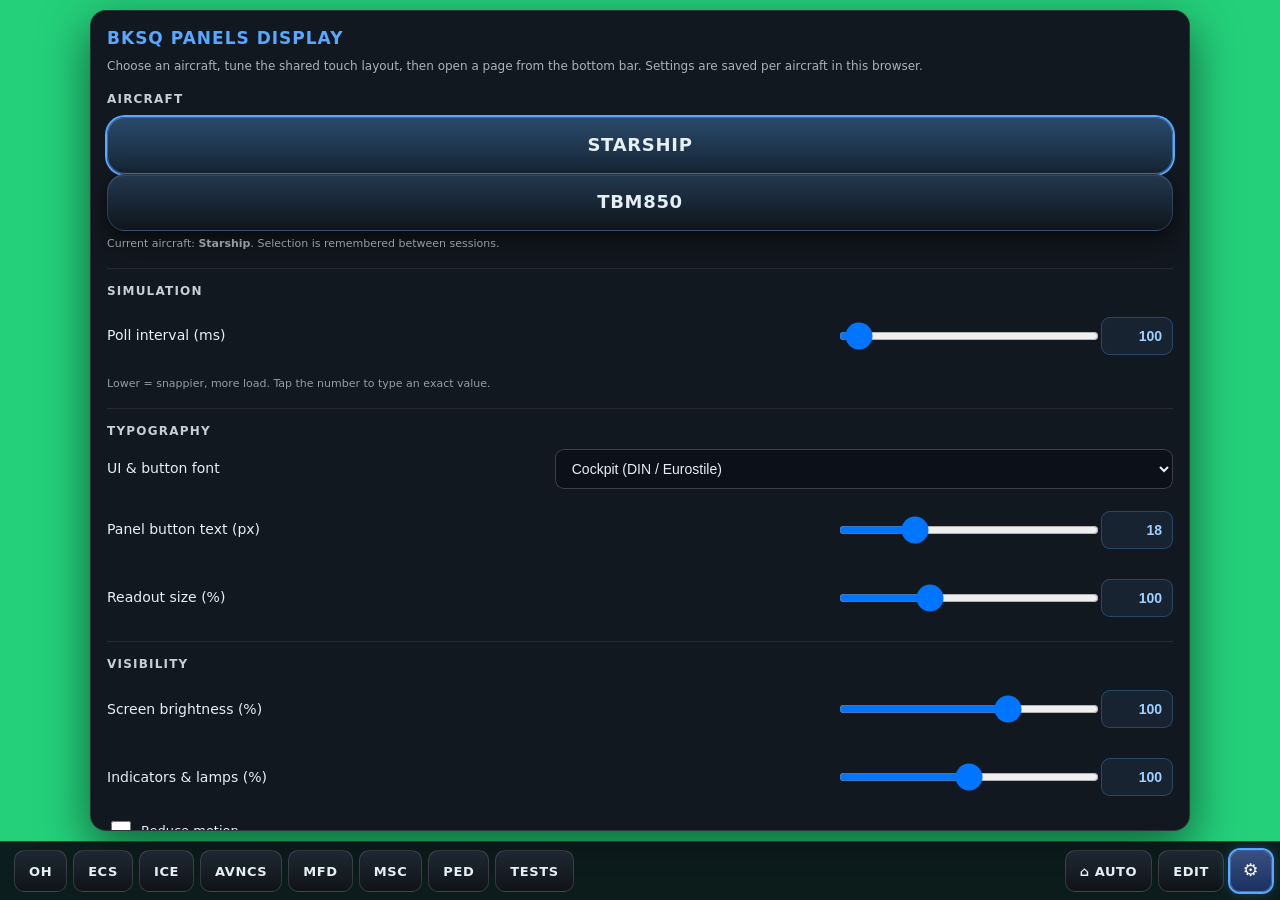
<file: index.html>
<!DOCTYPE html>
<html lang="en" class="ssp-settings-open">
<head>
  <meta charset="utf-8" />
  <meta name="viewport" content="width=device-width, initial-scale=1, viewport-fit=cover, user-scalable=no" />
  <meta name="apple-mobile-web-app-capable" content="yes" />
  <meta name="apple-mobile-web-app-status-bar-style" content="black-translucent" />
  <meta name="theme-color" content="#0b0f12" />
  <title>BKSQ Panels</title>
  <link rel="stylesheet" href="common/common.css" />
  <script>
    (function () {
      var LAST_AC_KEY = 'bksq-panels-last-aircraft';
      var m = window.location.search.match(/[?&]aircraft=([^&]+)/);
      var id = m ? decodeURIComponent(m[1]) : null;
      if (id !== 'starship' && id !== 'tbm850') {
        try { id = localStorage.getItem(LAST_AC_KEY); } catch (e) {}
      }
      if (id !== 'starship' && id !== 'tbm850') id = 'starship';
      try { localStorage.setItem(LAST_AC_KEY, id); } catch (e) {}
      window.BKSQ_SELECTED_AIRCRAFT = id;
      document.write('<script src="aircraft/' + id + '/aircraft.js"><\/script>');
    })();
  </script>
  <script src="common/panel-settings.js"></script>
</head>
<body class="ssp-index-hub">
  <div class="settings-overlay on" id="settingsOverlay" role="presentation">
    <div class="settings-scroll">
      <div class="settings-panel" id="settingsPanel" role="dialog" aria-modal="true" aria-labelledby="settingsTitle">
        <h2 id="settingsTitle">BKSQ panels display</h2>
        <p class="settings-note">Choose an aircraft, tune the shared touch layout, then open a page from the bottom bar. Settings are saved per aircraft in this browser.</p>

        <div class="settings-section" style="margin-top:0;padding-top:0;border-top:none">
          <h3 style="margin-top:0">Aircraft</h3>
          <div class="settings-actions" style="margin-top:0">
            <a id="acBtn_starship" class="btn g-instr" href="index.html?aircraft=starship#settings" style="height:auto;min-height:48px;text-decoration:none">Starship</a>
            <a id="acBtn_tbm850"  class="btn g-instr" href="index.html?aircraft=tbm850#settings"  style="height:auto;min-height:48px;text-decoration:none">TBM850</a>
          </div>
          <script>
            (function () {
              var id = window.BKSQ_SELECTED_AIRCRAFT || 'starship';
              var btn = document.getElementById('acBtn_' + id);
              if (btn) { btn.classList.add('active'); btn.setAttribute('aria-current', 'page'); }
            })();
          </script>
          <p class="settings-hint">Current aircraft: <strong id="acCurrentLabel"></strong>. Selection is remembered between sessions.</p>
          <script>
            (function () {
              var labels = { starship: 'Starship', tbm850: 'TBM850' };
              var el = document.getElementById('acCurrentLabel');
              if (el) el.textContent = labels[window.BKSQ_SELECTED_AIRCRAFT] || window.BKSQ_SELECTED_AIRCRAFT;
            })();
          </script>
        </div>

        <div class="settings-section">
          <h3>Simulation</h3>
          <div class="settings-row"><label for="rngPollMs">Poll interval (ms)</label><input type="range" id="rngPollMs" min="50" max="2000" step="50" /><input type="number" id="numPollMs" class="settings-num" min="50" max="2000" step="50" inputmode="numeric" pattern="[0-9]*" aria-label="Poll interval ms exact" /></div>
          <p class="settings-hint">Lower = snappier, more load. Tap the number to type an exact value.</p>
        </div>

        <div class="settings-section">
          <h3>Typography</h3>
          <div class="settings-row"><label for="selUiFont">UI &amp; button font</label><select id="selUiFont" aria-label="UI font preset">
            <option value="0">Cockpit (DIN / Eurostile)</option>
            <option value="1">System UI</option>
            <option value="2">Segoe / Roboto</option>
            <option value="3">Monospace</option>
            <option value="4">Serif</option>
            <option value="5">Arial / Helvetica</option>
          </select></div>
          <div class="settings-row"><label for="rngPanelFont">Panel button text (px)</label><input type="range" id="rngPanelFont" min="10" max="40" step="1" /><input type="number" id="numPanelFont" class="settings-num" min="10" max="40" step="1" inputmode="numeric" pattern="[0-9]*" aria-label="Panel button text px exact" /></div>
          <div class="settings-row"><label for="rngGaugeVal">Readout size (%)</label><input type="range" id="rngGaugeVal" min="85" max="130" step="1" /><input type="number" id="numGaugeVal" class="settings-num" min="85" max="130" step="1" inputmode="numeric" pattern="[0-9]*" aria-label="Readout size percent exact" /></div>
        </div>

        <div class="settings-section">
          <h3>Visibility</h3>
          <div class="settings-row"><label for="rngBright">Screen brightness (%)</label><input type="range" id="rngBright" min="70" max="115" step="1" /><input type="number" id="numBright" class="settings-num" min="70" max="115" step="1" inputmode="numeric" pattern="[0-9]*" aria-label="Screen brightness percent exact" /></div>
          <div class="settings-row"><label for="rngDotScale">Indicators &amp; lamps (%)</label><input type="range" id="rngDotScale" min="70" max="130" step="1" /><input type="number" id="numDotScale" class="settings-num" min="70" max="130" step="1" inputmode="numeric" pattern="[0-9]*" aria-label="Indicators and lamps percent exact" /></div>
          <div class="settings-row settings-checkrow"><label class="settings-checklab" for="chkReduceMotion"><input type="checkbox" id="chkReduceMotion" />Reduce motion</label></div>
          <div class="settings-row settings-checkrow"><label class="settings-checklab" for="chkTouchFlash"><input type="checkbox" id="chkTouchFlash" />Blue touch ring on press</label></div>
          <div class="settings-row settings-checkrow"><label class="settings-checklab" for="chkPanelScrollable"><input type="checkbox" id="chkPanelScrollable" />Scrollable panel pages</label></div>
        </div>

        <div class="settings-section">
          <h3>Bottom nav - pages</h3>
          <p class="settings-hint" style="margin-bottom:10px">Uncheck to hide tabs in the real bottom bar. Settings remains available.</p>
          <div class="settings-checks" id="navPageChecks"></div>
        </div>

        <div class="settings-section">
          <h3>Auto-home</h3>
          <div class="settings-row"><label for="selAutoHomePage">Home page</label><select id="selAutoHomePage" aria-label="Auto-home page"></select></div>
          <div class="settings-row"><label for="rngAutoHomeIdle">Return after idle (s)</label><input type="range" id="rngAutoHomeIdle" min="5" max="300" step="5" /><input type="number" id="numAutoHomeIdle" class="settings-num" min="5" max="300" step="5" inputmode="numeric" pattern="[0-9]*" aria-label="Auto-home idle seconds exact" /></div>
          <p class="settings-hint">When a home page is set, any other panel page goes back to it after this many seconds without a touch. The &#8962; button in the bottom bar of a panel page sets that page as home (tap again to turn off).</p>
        </div>

        <div class="settings-section">
          <h3>Grid &amp; bar size</h3>
          <div class="settings-row"><label for="rngGridRow">Grid cell min height (px)</label><input type="range" id="rngGridRow" min="56" max="220" step="4" /><input type="number" id="numGridRow" class="settings-num" min="56" max="220" step="4" inputmode="numeric" pattern="[0-9]*" aria-label="Grid cell min height px exact" /></div>
          <div class="settings-row"><label for="rngGridGapY">Grid row gap (px)</label><input type="range" id="rngGridGapY" min="4" max="32" step="1" /><input type="number" id="numGridGapY" class="settings-num" min="4" max="32" step="1" inputmode="numeric" pattern="[0-9]*" aria-label="Grid row gap px exact" /></div>
          <div class="settings-row"><label for="rngGridGapX">Grid column gap (px)</label><input type="range" id="rngGridGapX" min="4" max="32" step="1" /><input type="number" id="numGridGapX" class="settings-num" min="4" max="32" step="1" inputmode="numeric" pattern="[0-9]*" aria-label="Grid column gap px exact" /></div>
          <div class="settings-row"><label for="selRowAlign">Short panel alignment</label><select id="selRowAlign" aria-label="Short panel alignment"><option value="top">Top</option><option value="center">Center</option><option value="bottom">Bottom</option></select></div>
          <p class="settings-hint">When a panel is shorter than the page, choose where the occupied rows sit vertically.</p>
          <div class="settings-row"><label for="rngNavFont">Bottom nav text (px)</label><input type="range" id="rngNavFont" min="10" max="22" step="1" /><input type="number" id="numNavFont" class="settings-num" min="10" max="22" step="1" inputmode="numeric" pattern="[0-9]*" aria-label="Bottom nav text px exact" /></div>
          <div class="settings-row"><label for="rngNavH">Bottom nav min height (px)</label><input type="range" id="rngNavH" min="32" max="64" step="1" /><input type="number" id="numNavH" class="settings-num" min="32" max="64" step="1" inputmode="numeric" pattern="[0-9]*" aria-label="Bottom nav min height px exact" /></div>
        </div>

        <div class="settings-section">
          <h3>Live preview</h3>
          <div class="settings-preview-box" style="margin-top:0">
            <p class="settings-preview-cap">Shared panel grid</p>
            <div class="grid-wrap">
              <div id="settingsPreviewGrid" class="grid" aria-hidden="true">
                <span class="btn g-lts-int"><span class="indicator on"></span>LIGHTS</span>
                <span class="btn g-elec">GEN 1</span>
                <span class="btn g-bleed">BLEED</span>
                <span class="btn g-fuel dual"><span class="hdr">FUEL SEL</span><span class="row"><span>AUTO</span><span class="lamp on"></span></span><span class="row"><span>MAN</span><span class="lamp"></span></span></span>
                <span class="btn g-ap">FD</span>
                <span class="btn g-wxr">WXR</span>
                <span class="btn g-xpdr">ALT</span>
                <span class="btn g-test-warn">TEST</span>
              </div>
            </div>
          </div>
        </div>

        <div class="settings-actions">
          <button type="button" class="primary" id="settingsClose">Done</button>
          <button type="button" id="settingsReset">Reset defaults</button>
        </div>
      </div>
    </div>
    <nav class="nav-bar settings-nav" aria-label="Panel navigation">
      <script>
        (function () {
          var m = window.BKSQ_AIRCRAFT || {};
          var pages = m.pages || [];
          var i, p;
          for (i = 0; i < pages.length; i++) {
            p = pages[i];
            document.write('<a href="aircraft/' + m.id + '/pages/' + p.href + '" data-panel-nav="' + p.id + '">' + (p.navLabel || p.label) + '</a>');
          }
          document.write('<a href="#settings" class="nav-settings-gear active" data-settings-modal="1" title="Settings" aria-label="Settings">&#9881;</a>');
        })();
      </script>
    </nav>
  </div>

  <nav class="nav-bar main-nav" aria-label="Panel navigation">
    <script>
      (function () {
        var m = window.BKSQ_AIRCRAFT || {};
        var pages = m.pages || [];
        var i, p;
        for (i = 0; i < pages.length; i++) {
          p = pages[i];
          document.write('<a href="aircraft/' + m.id + '/pages/' + p.href + '" data-panel-nav="' + p.id + '">' + (p.navLabel || p.label) + '</a>');
        }
        document.write('<a href="#settings" class="nav-settings-gear active" data-settings-modal="1" title="Settings" aria-label="Settings">&#9881;</a>');
      })();
    </script>
  </nav>

  <main class="hub-fallback">
    <p class="hub-fallback-msg">Open a panel from the bottom bar or tap the gear for settings.</p>
  </main>
  <script src="common/nav-inapp.js"></script>
  <script src="common/panel-nav.js"></script>
  <script>SSP_NAV_TOOLS.mountHub();</script>
</body>
</html>
</file>
<file: common/common.css>
:root{
  --bg:#0b0f12;--text:#e6eef6;--ring:rgba(255,255,255,0.14);--shadow:rgba(0,0,0,0.45);--vh:1vh;--accent:#59a7ff;
  --ssp-btn-font:18px;
  --ssp-grid-row-min:105px;
  --ssp-grid-gap-y:14px;
  --ssp-grid-gap-x:10px;
  --ssp-nav-font:13px;
  --ssp-nav-min-h:42px;
  --ssp-ui-font:"DIN Alternate","DIN Condensed","Roboto Condensed","Eurostile","Orbitron",system-ui,-apple-system,Segoe UI,sans-serif;
  --ssp-dot-scale:1;
  --ssp-gauge-val-mult:1;
  --ssp-row-pad-pct:0;
  --ssp-ui-brightness:1
}

*,*::before,*::after{box-sizing:border-box}
html{height:-webkit-fill-available}
html,body{height:100%;overflow:hidden;overscroll-behavior:none;margin:0}
body{
  height:-webkit-fill-available;
  background:var(--bg);color:var(--text);
  font-family:var(--ssp-ui-font),Helvetica,Arial,sans-serif;
  -webkit-font-smoothing:antialiased;-moz-osx-font-smoothing:grayscale;
  user-select:none;-webkit-user-select:none;touch-action:manipulation
}

main{
  height:100vh;
  height:calc(var(--vh,1vh)*100 - var(--vhFix,0px));
  min-height:-webkit-fill-available;
  padding:8px 8px 86px;
  overflow:hidden;
  -webkit-overflow-scrolling:auto
}
/* Panel pages: optional vertical scroll in main when grid is taller than viewport (settings: panelScrollable). */
html.ssp-panel-scrollable body:not(.ssp-index-hub) main{
  overflow-y:auto;
  overflow-x:hidden;
  -webkit-overflow-scrolling:touch;
  overscroll-behavior:contain
}
html.ssp-panel-scrollable body:not(.ssp-index-hub) .grid-wrap{
  height:auto;
  min-height:100%;
  -webkit-align-items:flex-start;align-items:flex-start;
  overflow:visible
}
html.ssp-panel-scrollable body:not(.ssp-index-hub) .grid,
html.ssp-panel-scrollable body:not(.ssp-index-hub) #grid{
  max-height:none
}
/* Index hub: flex column with in-flow nav; hub scrolls inside main */
body.ssp-index-hub{
  display:-webkit-flex;display:flex;
  -webkit-flex-direction:column;flex-direction:column;
  min-height:100%;
  min-height:100vh;
  min-height:calc(var(--vh,1vh) * 100);
  min-height:-webkit-fill-available
}
body.ssp-index-hub > main{
  -webkit-order:1;order:1;
  height:auto!important;
  max-height:none!important;
  -webkit-flex:1 1 auto;flex:1 1 auto;
  min-height:0!important;
  overflow-y:auto!important;
  overflow-x:hidden;
  -webkit-overflow-scrolling:touch;
  padding:12px 12px 10px;
  display:-webkit-flex;display:flex;
  -webkit-flex-direction:column;flex-direction:column;
  -webkit-justify-content:center;justify-content:center;
  -webkit-align-items:center;align-items:center
}
body.ssp-index-hub > .nav-bar{
  -webkit-order:2;order:2;
  position:relative!important;
  left:auto!important;
  right:auto!important;
  bottom:auto!important;
  z-index:40;
  -webkit-flex-shrink:0;flex-shrink:0
}
html.ssp-settings-open,
html.ssp-settings-open body{
  overflow:hidden!important
}

.grid-wrap{display:-webkit-flex;display:flex;-webkit-justify-content:center;justify-content:center;-webkit-align-items:flex-start;align-items:flex-start;height:100%;width:100%;overflow:hidden}
html.ssp-row-align-center body:not(.ssp-index-hub) .grid-wrap{-webkit-align-items:center!important;align-items:center!important}
html.ssp-row-align-bottom body:not(.ssp-index-hub) .grid-wrap{-webkit-align-items:flex-end!important;align-items:flex-end!important}
.grid{
  display:-ms-grid;display:grid;
  grid-template-columns:repeat(8,minmax(0,1fr));
  grid-auto-rows:minmax(var(--ssp-grid-row-min,105px),1fr);
  row-gap:var(--ssp-grid-gap-y,14px);column-gap:var(--ssp-grid-gap-x,10px);
  width:100%;height:auto;max-height:100%;
  -webkit-transform-origin:top center;transform-origin:top center
}
.grid.ssp-grid-scaling{will-change:transform}

body::before{
  content:'';
  position:fixed;
  top:0;left:0;right:0;bottom:0;
  pointer-events:none;
  background:#000;
  opacity:calc(1 - min(1, var(--ssp-ui-brightness, 1)));
  z-index:9998
}

@supports (-webkit-touch-callout:none){
  .grid{row-gap:var(--ssp-grid-gap-y,10px);column-gap:var(--ssp-grid-gap-x,6px);grid-auto-rows:minmax(var(--ssp-grid-row-min,100px),1fr)}
  main{padding:8px 6px 82px}
  html,body{position:fixed;top:0;left:0;right:0;bottom:0;width:100%;height:100%}
  /* Hub uses column flex + in-flow nav; fixed body breaks that on iOS */
  body.ssp-index-hub{
    position:relative!important;
    top:auto!important;
    left:auto!important;
    right:auto!important;
    bottom:auto!important
  }
  html.ssp-panel-scrollable body:not(.ssp-index-hub) main{
    -webkit-overflow-scrolling:touch;
    overscroll-behavior:contain
  }
}

.btn{
  position:relative;
  display:-webkit-inline-flex;display:inline-flex;
  -webkit-align-items:center;align-items:center;
  -webkit-justify-content:center;justify-content:center;
  width:100%;height:100%;
  padding:18px;text-align:center;line-height:1.05;
  font-weight:900;font-stretch:condensed;text-transform:uppercase;
  letter-spacing:.7px;
  font-size:var(--ssp-btn-font,18px);
  color:var(--text);
  background:-webkit-linear-gradient(top,#1a2430,#0f151c);
  background:linear-gradient(180deg,#1a2430 0%,#0f151c 100%);
  border-radius:18px;border:1px solid var(--ring);
  box-shadow:inset 0 1px 0 rgba(255,255,255,.08),0 12px 24px var(--shadow),0 2px 6px rgba(0,0,0,.2);
  cursor:pointer;
  -webkit-transition:transform .06s ease,box-shadow .15s ease,background .2s ease;
  transition:transform .06s ease,box-shadow .15s ease,background .2s ease;
  white-space:normal
}
.btn:active{-webkit-transform:translateY(1px) scale(.995);transform:translateY(1px) scale(.995);box-shadow:0 8px 18px var(--shadow),0 1px 4px rgba(0,0,0,.18)}
html.ssp-reduce-motion .btn{
  -webkit-transition:none!important;
  transition:none!important
}
html.ssp-reduce-motion .btn.flash::after,
html.ssp-reduce-motion .btn.flash::before{
  -webkit-animation:none!important;
  animation:none!important;
  opacity:0!important
}
html.ssp-no-touch-flash .btn.flash::after,
html.ssp-no-touch-flash .btn.flash::before{display:none!important}
.btn.disabled{opacity:.45;-webkit-filter:grayscale(18%);filter:grayscale(18%);cursor:not-allowed}
.btn.disabled::after,.btn.disabled::before{display:none!important}
.btn.flash::after{content:"";position:absolute;top:-7px;right:-7px;bottom:-7px;left:-7px;border-radius:24px;border:5px solid var(--accent);box-shadow:0 0 14px var(--accent),0 0 0 2px rgba(89,167,255,.35) inset;opacity:0;-webkit-transform:scale(.985);transform:scale(.985);-webkit-animation:flashPop 220ms ease-out forwards;animation:flashPop 220ms ease-out forwards;pointer-events:none;z-index:2}
.btn.flash::before{content:"";position:absolute;width:14px;height:14px;border-radius:50%;background:var(--accent);box-shadow:0 0 10px var(--accent);opacity:0;-webkit-transform:scale(.6);transform:scale(.6);-webkit-animation:flashDot 220ms ease-out forwards;animation:flashDot 220ms ease-out forwards;pointer-events:none;z-index:2}
.btn.pressed{box-shadow:0 0 0 6px var(--accent),inset 0 1px 0 rgba(255,255,255,.08),0 12px 24px var(--shadow),0 2px 6px rgba(0,0,0,.2)}
@-webkit-keyframes flashPop{0%{opacity:.95;-webkit-transform:scale(.985)}70%{opacity:.6;-webkit-transform:scale(1.02)}100%{opacity:0;-webkit-transform:scale(1.04)}}
@keyframes flashPop{0%{opacity:.95;transform:scale(.985)}70%{opacity:.6;transform:scale(1.02)}100%{opacity:0;transform:scale(1.04)}}
@-webkit-keyframes flashDot{0%{opacity:.95;-webkit-transform:scale(.6)}70%{opacity:.6;-webkit-transform:scale(1)}100%{opacity:0;-webkit-transform:scale(1.2)}}
@keyframes flashDot{0%{opacity:.95;transform:scale(.6)}70%{opacity:.6;transform:scale(1)}100%{opacity:0;transform:scale(1.2)}}

.btn.dual{-webkit-flex-direction:column;flex-direction:column;-webkit-align-items:stretch;align-items:stretch;-webkit-justify-content:center;justify-content:center;padding:12px 16px}
.btn.dual .hdr{text-align:center;font-size:.75em;letter-spacing:1px;opacity:.85;margin-bottom:6px}
.btn.dual .row{display:-webkit-flex;display:flex;-webkit-align-items:center;align-items:center;-webkit-justify-content:space-between;justify-content:space-between;width:100%}
.btn.dual .row + .row{margin-top:6px}

.lamp{display:inline-block;width:calc(12px * var(--ssp-dot-scale,1));height:calc(12px * var(--ssp-dot-scale,1));border-radius:50%;border:1px solid rgba(255,255,255,.35);background:transparent;box-shadow:0 0 0 2px rgba(255,255,255,.06) inset}
.lamp.on{background:#24d07a;border-color:rgba(0,0,0,.25);box-shadow:0 0 8px #24d07a,0 0 0 2px rgba(36,208,122,.15) inset}

.indicator{position:absolute;top:10px;left:10px;width:calc(14px * var(--ssp-dot-scale,1));height:calc(14px * var(--ssp-dot-scale,1));border-radius:50%;background:#2b3a46;box-shadow:0 0 0 3px rgba(255,255,255,.05);border:1px solid rgba(255,255,255,.2)}
.on{background:#24d07a!important;box-shadow:0 0 10px #24d07a!important;border-color:rgba(0,0,0,0.25)!important}
.placeholder{opacity:.35;border-style:dashed;border-color:rgba(255,255,255,.25);background:#0f151c;cursor:default}

.g-elec{background:-webkit-linear-gradient(top,#3e2e11,#1a1409);background:linear-gradient(180deg,#3e2e11 0%,#1a1409 100%);border-color:rgba(212,162,74,.25)}
.g-pedst{background:-webkit-linear-gradient(top,#1e2848,#0e1428);background:linear-gradient(180deg,#1e2848 0%,#0e1428 100%);border-color:rgba(138,180,232,.2)}
.g-aice{background:-webkit-linear-gradient(top,#12354a,#081a28);background:linear-gradient(180deg,#12354a 0%,#081a28 100%);border-color:rgba(107,197,219,.22)}
.g-deice{background:-webkit-linear-gradient(top,#183848,#0c1e28);background:linear-gradient(180deg,#183848 0%,#0c1e28 100%);border-color:rgba(136,200,216,.2)}
.g-eng{background:-webkit-linear-gradient(top,#4a2818,#1c100a);background:linear-gradient(180deg,#4a2818 0%,#1c100a 100%);border-color:rgba(224,120,72,.22)}
.g-prop{background:-webkit-linear-gradient(top,#4a1f30,#220f18);background:linear-gradient(180deg,#4a1f30 0%,#220f18 100%);border-color:rgba(224,108,168,.24)}
.g-fuel{background:-webkit-linear-gradient(top,#1a3a22,#0c1a10);background:linear-gradient(180deg,#1a3a22 0%,#0c1a10 100%);border-color:rgba(92,200,120,.2)}
.g-fire{background:-webkit-linear-gradient(top,#5a1418,#2a0a0c);background:linear-gradient(180deg,#5a1418 0%,#2a0a0c 100%);border-color:rgba(232,72,72,.3)}
.g-warn{background:-webkit-linear-gradient(top,#5a4014,#2a1c08);background:linear-gradient(180deg,#5a4014 0%,#2a1c08 100%);border-color:rgba(236,184,72,.28)}
.g-trim{background:-webkit-linear-gradient(top,#1e2e40,#0e1620);background:linear-gradient(180deg,#1e2e40 0%,#0e1620 100%);border-color:rgba(128,152,184,.2)}
.g-flt{background:-webkit-linear-gradient(top,#1e2e40,#0e1620);background:linear-gradient(180deg,#1e2e40 0%,#0e1620 100%);border-color:rgba(128,152,184,.2)}
.g-lts-ext{background:-webkit-linear-gradient(top,#2a4212,#121e06);background:linear-gradient(180deg,#2a4212 0%,#121e06 100%);border-color:rgba(140,210,60,.25)}
.g-lts-int{background:-webkit-linear-gradient(top,#4a3018,#22160a);background:linear-gradient(180deg,#4a3018 0%,#22160a 100%);border-color:rgba(230,160,70,.28)}
.g-lts-sign{background:-webkit-linear-gradient(top,#4a4010,#221e06);background:linear-gradient(180deg,#4a4010 0%,#221e06 100%);border-color:rgba(230,210,60,.25)}
.g-lts-entry{background:-webkit-linear-gradient(top,#4a1e30,#22101a);background:linear-gradient(180deg,#4a1e30 0%,#22101a 100%);border-color:rgba(220,100,160,.22)}
.g-lts-disp{background:-webkit-linear-gradient(top,#281850,#140c2a);background:linear-gradient(180deg,#281850 0%,#140c2a 100%);border-color:rgba(160,120,230,.25)}
.g-lts-panel{background:-webkit-linear-gradient(top,#0e3848,#061c28);background:linear-gradient(180deg,#0e3848 0%,#061c28 100%);border-color:rgba(60,190,210,.22)}
.g-lts{background:-webkit-linear-gradient(top,#342a10,#1a1408);background:linear-gradient(180deg,#342a10 0%,#1a1408 100%);border-color:rgba(184,152,72,.18)}
.g-bleed{background:-webkit-linear-gradient(top,#0e3848,#061c28);background:linear-gradient(180deg,#0e3848 0%,#061c28 100%);border-color:rgba(60,200,220,.25)}
.g-cec{background:-webkit-linear-gradient(top,#0e3848,#061c28);background:linear-gradient(180deg,#0e3848 0%,#061c28 100%);border-color:rgba(60,200,220,.25)}
.g-temp{background:-webkit-linear-gradient(top,#4a2010,#241008);background:linear-gradient(180deg,#4a2010 0%,#241008 100%);border-color:rgba(230,120,50,.28)}
.g-press{background:-webkit-linear-gradient(top,#182848,#0c1428);background:linear-gradient(180deg,#182848 0%,#0c1428 100%);border-color:rgba(100,140,230,.25)}
.g-air{background:-webkit-linear-gradient(top,#0c3820,#061c10);background:linear-gradient(180deg,#0c3820 0%,#061c10 100%);border-color:rgba(80,210,140,.22)}
.g-oxy{background:-webkit-linear-gradient(top,#303848,#181c28);background:linear-gradient(180deg,#303848 0%,#181c28 100%);color:#d8e0e8;border-color:rgba(160,180,220,.22)}
.g-ap{background:-webkit-linear-gradient(top,#142e4a,#081828);background:linear-gradient(180deg,#142e4a 0%,#081828 100%);border-color:rgba(88,152,232,.22)}
.g-ap-knob{background:-webkit-linear-gradient(top,#1a3650,#0c1c30);background:linear-gradient(180deg,#1a3650 0%,#0c1c30 100%);border-color:rgba(120,168,216,.2)}
.g-chrono{background:-webkit-linear-gradient(top,#2a2a28,#141414);background:linear-gradient(180deg,#2a2a28 0%,#141414 100%);border-color:rgba(168,168,168,.18)}
.g-mfd{background:-webkit-linear-gradient(top,#22224a,#10102a);background:linear-gradient(180deg,#22224a 0%,#10102a 100%);border-color:rgba(120,120,200,.2)}
.g-mfd-joy{background:-webkit-linear-gradient(top,#2e224a,#18102a);background:linear-gradient(180deg,#2e224a 0%,#18102a 100%);border-color:rgba(150,120,200,.2)}
.g-test-fire{background:-webkit-linear-gradient(top,#4a2818,#28140c);background:linear-gradient(180deg,#4a2818 0%,#28140c 100%);border-color:rgba(232,104,56,.22)}
.g-test-warn{background:-webkit-linear-gradient(top,#4a3a10,#221a08);background:linear-gradient(180deg,#4a3a10 0%,#221a08 100%);border-color:rgba(228,184,72,.24)}
.g-test-elec{background:-webkit-linear-gradient(top,#1c3258,#0a1830);background:linear-gradient(180deg,#1c3258 0%,#0a1830 100%);border-color:rgba(104,160,236,.24)}
.g-test-gear{background:-webkit-linear-gradient(top,#1e3a20,#0d1b10);background:linear-gradient(180deg,#1e3a20 0%,#0d1b10 100%);border-color:rgba(112,208,136,.2)}
.g-test-deice{background:-webkit-linear-gradient(top,#12404a,#082028);background:linear-gradient(180deg,#12404a 0%,#082028 100%);border-color:rgba(96,196,216,.22)}
.g-test{background:-webkit-linear-gradient(top,#3a3014,#1e1808);background:linear-gradient(180deg,#3a3014 0%,#1e1808 100%);border-color:rgba(216,168,56,.2)}
.g-ground{background:-webkit-linear-gradient(top,#3a3020,#1c180e);background:linear-gradient(180deg,#3a3020 0%,#1c180e 100%);border-color:rgba(200,170,100,.25)}
.g-ext{background:-webkit-linear-gradient(top,#2e2a18,#161408);background:linear-gradient(180deg,#2e2a18 0%,#161408 100%);border-color:rgba(168,152,108,.2)}
.g-cabin{background:-webkit-linear-gradient(top,#30261a,#18140c);background:linear-gradient(180deg,#30261a 0%,#18140c 100%);border-color:rgba(184,152,112,.18)}
.g-radio{background:-webkit-linear-gradient(top,#142830,#0a1418);background:linear-gradient(180deg,#142830 0%,#0a1418 100%);border-color:rgba(104,168,184,.18)}
.g-nav{background:-webkit-linear-gradient(top,#142830,#0a1418);background:linear-gradient(180deg,#142830 0%,#0a1418 100%);border-color:rgba(104,168,184,.18)}
.g-startup{background:-webkit-linear-gradient(top,#143824,#0a2012);background:linear-gradient(180deg,#143824 0%,#0a2012 100%);border-color:rgba(72,200,120,.2)}
.g-misc{background:-webkit-linear-gradient(top,#352850,#171126);background:linear-gradient(180deg,#352850 0%,#171126 100%);border-color:rgba(172,136,224,.2)}
.g-instr{background:-webkit-linear-gradient(top,#22384e,#0f151c);background:linear-gradient(180deg,#22384e 0%,#0f151c 100%);border-color:rgba(138,180,232,.2)}
.g-power{background:-webkit-linear-gradient(top,#632428,#251013);background:linear-gradient(180deg,#632428 0%,#251013 100%);border-color:rgba(232,92,96,.25)}
.g-gen{background:-webkit-linear-gradient(top,#7a2a32,#2c1316);background:linear-gradient(180deg,#7a2a32 0%,#2c1316 100%);border-color:rgba(232,92,96,.28)}
.g-efis{background:-webkit-linear-gradient(top,#0f3c4a,#0a2029);background:linear-gradient(180deg,#0f3c4a 0%,#0a2029 100%);border-color:rgba(80,190,220,.22)}
.g-env{background:-webkit-linear-gradient(top,#365a64,#14262d);background:linear-gradient(180deg,#365a64 0%,#14262d 100%);border-color:rgba(127,181,193,.25)}
.g-wxr{background:-webkit-linear-gradient(top,#373e70,#171b38);background:linear-gradient(180deg,#373e70 0%,#171b38 100%);border-color:rgba(139,151,201,.26)}
.g-xpdr{background:-webkit-linear-gradient(top,#453c74,#1b183c);background:linear-gradient(180deg,#453c74 0%,#1b183c 100%);border-color:rgba(124,111,179,.26)}
.g-taws{background:-webkit-linear-gradient(top,#514b28,#252313);background:linear-gradient(180deg,#514b28 0%,#252313 100%);border-color:rgba(238,231,197,.24)}
.g-ann{background:-webkit-linear-gradient(top,#5d3914,#271609);background:linear-gradient(180deg,#5d3914 0%,#271609 100%);border-color:rgba(194,122,31,.25)}
.g-horn{background:-webkit-linear-gradient(top,#5c3a24,#24160e);background:linear-gradient(180deg,#5c3a24 0%,#24160e 100%);border-color:rgba(192,138,92,.25)}

.nav-bar{
  display:-webkit-flex;display:flex;
  position:fixed;left:0;right:0;bottom:0;z-index:30;
  padding:8px 8px calc(env(safe-area-inset-bottom, 0px) + 8px);
  overflow-x:auto;-webkit-overflow-scrolling:touch;
  -webkit-flex-shrink:0;flex-shrink:0;
  scrollbar-width:none;
  background:rgba(10,14,20,.92);
  border-top:1px solid rgba(255,255,255,.12)
}
.nav-bar>*+*{margin-left:6px}
.nav-bar a.ssp-nav-hidden{display:none!important}
.nav-bar::-webkit-scrollbar{display:none}
.nav-bar a,
.nav-bar .nav-tool{
  display:-webkit-inline-flex;display:inline-flex;
  -webkit-align-items:center;align-items:center;
  -webkit-justify-content:center;justify-content:center;
  min-height:var(--ssp-nav-min-h,42px);
  padding:9px 14px;border-radius:10px;
  font-size:var(--ssp-nav-font,13px);font-weight:900;letter-spacing:.6px;text-transform:uppercase;
  color:var(--text);text-decoration:none;white-space:nowrap;
  background:-webkit-linear-gradient(top,#1e2832,#101418);
  background:linear-gradient(180deg,#1e2832 0%,#101418 100%);
  border:1px solid var(--ring);
  -webkit-transition:background .15s,box-shadow .15s;
  transition:background .15s,box-shadow .15s
}
.nav-bar a:hover,.nav-bar a.active,
.nav-bar .nav-tool:hover,.nav-bar .nav-tool.active{background:-webkit-linear-gradient(top,#2a4a6a,#152535);background:linear-gradient(180deg,#2a4a6a 0%,#152535 100%);box-shadow:0 0 0 2px var(--accent)}
.nav-bar .nav-tool{-webkit-appearance:none;appearance:none;font-family:inherit;cursor:pointer;-webkit-flex-shrink:0;flex-shrink:0}
.nav-bar .nav-tool-first{margin-left:auto}
.nav-bar .nav-tool.nav-tool-armed{border-color:rgba(89,167,255,.42);color:#9fd0ff}
.nav-bar .nav-tool.nav-tool-disabled{opacity:.45}
.nav-bar a.nav-last:not(.active){border-color:rgba(89,167,255,.55);box-shadow:inset 0 -3px 0 var(--accent)}
.settings-flash{-webkit-animation:settingsFlash 1.4s ease-out;animation:settingsFlash 1.4s ease-out;border-radius:10px}
@-webkit-keyframes settingsFlash{0%{box-shadow:0 0 0 3px var(--accent)}100%{box-shadow:0 0 0 3px rgba(89,167,255,0)}}
@keyframes settingsFlash{0%{box-shadow:0 0 0 3px var(--accent)}100%{box-shadow:0 0 0 3px rgba(89,167,255,0)}}
/* Hub (home) + settings gear: tinted when inactive, full accent when active (hub page / settings open) */
.nav-bar a.nav-hub-home,
.nav-bar a.nav-settings-gear{
  -webkit-flex-shrink:0;flex-shrink:0;
  min-width:var(--ssp-nav-min-h,42px);
  padding-left:11px;padding-right:11px;
  font-size:calc(var(--ssp-nav-font,13px) * 1.35);
  line-height:1;
  border-color:rgba(89,167,255,.42);
  background:-webkit-linear-gradient(top,#1a3550,#0e1c2e);
  background:linear-gradient(180deg,#1a3550 0%,#0e1c2e 100%);
  color:#9fd0ff
}
.nav-bar a.nav-hub-home:hover,
.nav-bar a.nav-settings-gear:hover{background:-webkit-linear-gradient(top,#224060,#122438);background:linear-gradient(180deg,#224060 0%,#122438 100%)}
.nav-bar a.nav-hub-home.active{
  background:-webkit-linear-gradient(top,#2a5a8a,#153555)!important;
  background:linear-gradient(180deg,#2a5a8a 0%,#153555 100%)!important;
  box-shadow:0 0 0 2px var(--accent),0 0 12px rgba(89,167,255,.25);
  color:#e8f4ff!important
}
.nav-bar a.nav-settings-gear.active{
  background:-webkit-linear-gradient(top,#3a5080,#1a3060)!important;
  background:linear-gradient(180deg,#3a5080 0%,#1a3060 100%)!important;
  box-shadow:0 0 0 2px var(--accent),0 0 14px rgba(89,167,255,.35);
  color:#fff!important
}

.gauge{
  display:-webkit-flex;display:flex;
  -webkit-flex-direction:column;flex-direction:column;
  -webkit-align-items:center;align-items:center;
  -webkit-justify-content:center;justify-content:center;
  background:#050a0f;
  border:2px solid rgba(88,184,200,.35);
  border-radius:12px;
  padding:4px 6px;
  cursor:default;
  box-shadow:inset 0 2px 8px rgba(0,0,0,.6),0 0 6px rgba(88,184,200,.08)
}
.gauge .g-label{font-size:.62em;opacity:.72;letter-spacing:.35px;text-transform:uppercase;margin-bottom:2px;text-align:center;line-height:1.08}
.gauge .g-val{font-size:calc(var(--ssp-btn-font,18px) * 1.08 * var(--ssp-gauge-val-mult,1));font-weight:900;color:#ff9500;font-family:"Courier New",monospace;letter-spacing:1px;text-align:center}
.gauge .g-unit{font-size:.45em;opacity:.45;margin-top:0;letter-spacing:.5px}
.gauge .g-row{display:-webkit-flex;display:flex;-webkit-justify-content:space-evenly;justify-content:space-evenly;width:100%;-webkit-align-items:baseline;align-items:baseline;gap:4px}
.gauge .g-row .g-sub{font-size:.5em;opacity:.55;text-transform:uppercase;letter-spacing:.3px;margin-right:2px}

.wide-2{grid-column:span 2}
.wide-3{grid-column:span 3}
.btn.latched{box-shadow:0 0 0 5px rgba(89,167,255,.8),inset 0 1px 0 rgba(255,255,255,.08),0 12px 24px rgba(0,0,0,.45)}
.volt-mode-box{padding:2px 3px}
.vs-mode-val{font-size:.75em;color:#59a7ff;font-family:system-ui,sans-serif;letter-spacing:.3px;white-space:nowrap}
.g-eicas{background:-webkit-linear-gradient(top,#2b3452,#111a2f);background:linear-gradient(180deg,#2b3452 0%,#111a2f 100%);border-color:rgba(135,165,230,.28)}

.ice-grid{grid-template-columns:repeat(8,minmax(0,1fr));grid-auto-rows:minmax(94px,1fr);row-gap:10px;column-gap:8px}
.tests-grid{grid-template-columns:repeat(9,minmax(0,1fr));grid-auto-rows:minmax(80px,1fr);row-gap:10px;column-gap:8px}
.p-stall{grid-column:1;grid-row:1}
.p-pitotl{grid-column:2;grid-row:1}
.p-pitotr{grid-column:3;grid-row:1}
.p-wsl{grid-column:4 / span 2;grid-row:1}
.p-wsr{grid-column:6 / span 2;grid-row:1}
.p-iactl{grid-column:1;grid-row:2}
.p-imainl{grid-column:2;grid-row:2}
.p-wsmod{grid-column:3;grid-row:2}
.p-gndice{grid-column:4;grid-row:2}
.p-imainr{grid-column:6;grid-row:2}
.p-iactr{grid-column:7;grid-row:2}
.p-ventl{grid-column:1;grid-row:3}
.p-ventr{grid-column:2;grid-row:3}
.p-fwd{grid-column:4 / span 2;grid-row:3}
.p-main{grid-column:6 / span 2;grid-row:3}
.p-antiskid{grid-column:8;grid-row:3}
.grp-protect{background:-webkit-linear-gradient(top,#1d3f56,#0a1f2c);background:linear-gradient(180deg,#1d3f56 0%,#0a1f2c 100%);border-color:rgba(100,190,220,.28)}
.grp-wshield{background:-webkit-linear-gradient(top,#2f2e55,#14142b);background:linear-gradient(180deg,#2f2e55 0%,#14142b 100%);border-color:rgba(160,150,235,.28)}
.grp-test{background:-webkit-linear-gradient(top,#4a3d14,#221c08);background:linear-gradient(180deg,#4a3d14 0%,#221c08 100%);border-color:rgba(232,200,96,.28)}
.grp-sys{background:-webkit-linear-gradient(top,#3d2538,#1d121b);background:linear-gradient(180deg,#3d2538 0%,#1d121b 100%);border-color:rgba(220,130,190,.24)}
.grp-engine{background:-webkit-linear-gradient(top,#4c2312,#221008);background:linear-gradient(180deg,#4c2312 0%,#221008 100%);border-color:rgba(235,130,70,.28)}
.grp-vent{background:-webkit-linear-gradient(top,#214334,#0d2118);background:linear-gradient(180deg,#214334 0%,#0d2118 100%);border-color:rgba(110,210,160,.24)}
.grp-wing{background:-webkit-linear-gradient(top,#163e4f,#09212b);background:linear-gradient(180deg,#163e4f 0%,#09212b 100%);border-color:rgba(95,205,225,.28)}

.mfd-shell{width:100%;max-width:1220px;display:grid;grid-template-rows:1fr auto;row-gap:12px}
.mfd-top{display:grid;grid-template-columns:minmax(120px,1fr) minmax(340px,2fr) minmax(120px,1fr);column-gap:14px}
.mfd-col{display:grid;grid-template-rows:repeat(6,minmax(84px,1fr));row-gap:10px}
.mfd-center{display:grid;grid-template-columns:repeat(3,minmax(110px,1fr));grid-template-rows:auto auto auto auto;gap:10px}
.mfd-center .wide{grid-column:span 3}
.mfd-bottom{display:grid;grid-template-columns:repeat(7,minmax(90px,1fr));gap:10px}
@media (max-width:980px){.mfd-top{grid-template-columns:minmax(100px,1fr) minmax(300px,2fr) minmax(100px,1fr)}.mfd-col{grid-template-rows:repeat(6,minmax(76px,1fr))}}

.settings-overlay{
  display:none;
  position:fixed;
  top:0;left:0;right:0;bottom:0;
  width:100%;height:100%;
  max-height:100vh;
  max-height:calc(var(--vh,1vh) * 100);
  z-index:10000;
  box-sizing:border-box;
  padding:0;
  background:rgba(6,8,12,.9);
  overflow:hidden;
  -webkit-flex-direction:column;flex-direction:column;
  -webkit-align-items:stretch;align-items:stretch;
  -webkit-justify-content:flex-start;justify-content:flex-start
}
.settings-overlay.on{display:-webkit-flex;display:flex}
.settings-scroll{
  -webkit-flex:1 1 auto;flex:1 1 auto;
  min-height:0;
  width:min(680px,100%);
  max-width:100%;
  -webkit-align-self:center;align-self:center;
  box-sizing:border-box;
  padding:max(10px, env(safe-area-inset-top, 0px)) max(10px, env(safe-area-inset-left, 0px)) 10px max(10px, env(safe-area-inset-right, 0px));
  display:-webkit-flex;display:flex;
  -webkit-flex-direction:column;flex-direction:column
}
@media (orientation:landscape) and (min-width:568px){.settings-scroll{width:min(960px, calc(100vw - 24px))}}
@media (orientation:landscape) and (min-width:900px){.settings-scroll{width:min(1120px, calc(100vw - 32px))}}
.settings-overlay > .nav-bar.settings-nav{
  position:relative!important;
  left:auto!important;
  right:auto!important;
  bottom:auto!important;
  -webkit-flex-shrink:0;flex-shrink:0;
  width:100%;
  z-index:10001;
  margin:0
}
html.ssp-settings-open body.ssp-index-hub > nav.nav-bar.main-nav{display:none!important}
.settings-panel{
  -webkit-flex:1 1 auto;flex:1 1 auto;
  min-height:0;
  width:100%;
  max-height:100%;
  overflow-y:auto;
  overflow-x:hidden;
  -webkit-overflow-scrolling:touch;
  overscroll-behavior:contain;
  scrollbar-width:thin;
  scrollbar-color:rgba(255,255,255,.35) transparent;
  background:#121820;
  border:1px solid rgba(255,255,255,.12);
  border-radius:16px;
  padding:16px 16px 18px;
  box-shadow:0 16px 48px rgba(0,0,0,.55);
  color:#e6eef6;
  font-size:14px;
  line-height:1.35
}
.settings-panel h2{margin:0 0 8px;font-size:17px;letter-spacing:1px;color:#59a7ff;text-transform:uppercase}
.settings-note{font-size:12px;opacity:.72;margin:0 0 16px;line-height:1.4}
.settings-section{margin-top:16px;padding-top:14px;border-top:1px solid rgba(255,255,255,.08)}
.settings-section h3{margin:0 0 10px;font-size:12px;letter-spacing:1.2px;text-transform:uppercase;opacity:.85}
.settings-row{display:-webkit-flex;display:flex;-webkit-align-items:center;align-items:center;-webkit-justify-content:space-between;justify-content:space-between;margin-bottom:14px;-webkit-flex-wrap:wrap;flex-wrap:wrap}
.settings-row label{-webkit-flex:1;flex:1;min-width:145px;margin-right:12px}
.settings-row input[type="range"]{
  width:260px;
  max-width:58%;
  min-height:44px;
  padding:11px 0;
  box-sizing:border-box
}
.settings-row input[type="range"]::-webkit-slider-thumb{min-width:28px;min-height:28px}
.settings-row output{
  min-width:64px;
  min-height:38px;
  padding:9px 10px;
  border-radius:9px;
  text-align:center;
  font-variant-numeric:tabular-nums;
  opacity:.95;
  font-size:14px;
  cursor:pointer;
  color:#9fd0ff;
  background:rgba(89,167,255,.08);
  border:1px solid rgba(89,167,255,.22)
}
.settings-row input.settings-num{
  width:72px;
  min-height:38px;
  padding:8px 10px;
  border-radius:9px;
  text-align:right;
  font-variant-numeric:tabular-nums;
  font-size:14px;
  font-weight:700;
  color:#9fd0ff;
  background:rgba(89,167,255,.08);
  border:1px solid rgba(89,167,255,.28);
  -moz-appearance:textfield
}
.settings-row input.settings-num::-webkit-outer-spin-button,
.settings-row input.settings-num::-webkit-inner-spin-button{
  -webkit-appearance:none;margin:0
}
.settings-row input.settings-num:focus{
  outline:2px solid rgba(89,167,255,.55);
  outline-offset:1px;
  background:rgba(89,167,255,.16)
}
.settings-row select{
  max-width:58%;min-width:0;-webkit-flex:1 1 220px;flex:1 1 220px;
  padding:10px 12px;border-radius:9px;font-size:14px;
  border:1px solid rgba(255,255,255,.2);background:#0c1018;color:var(--text)
}
.settings-checkrow{-webkit-justify-content:flex-start;justify-content:flex-start}
.settings-checklab{display:-webkit-flex;display:flex;-webkit-align-items:center;align-items:center;cursor:pointer;font-size:13px;-webkit-flex:1;flex:1}
.settings-checklab input{width:20px;height:20px;margin-right:10px;accent-color:var(--accent)}
.settings-hint{font-size:11px;opacity:.62;margin:6px 0 0;line-height:1.35}
.settings-checks{display:grid;grid-template-columns:1fr 1fr;gap:8px 12px}
.settings-checks label{display:-webkit-flex;display:flex;-webkit-align-items:center;align-items:center;font-size:13px;cursor:pointer}
.settings-checks input{width:20px;height:20px;margin-right:8px;accent-color:var(--accent);-webkit-flex-shrink:0;flex-shrink:0}
.settings-preview-cap{margin:0 0 8px;font-size:11px;letter-spacing:.8px;text-transform:uppercase;opacity:.75}
.settings-preview-box{margin-top:10px;padding:10px;background:#0b0f12;border-radius:12px;border:1px dashed rgba(255,255,255,.14);overflow:hidden}
.settings-preview-box:first-child{margin-top:0}
.settings-preview-box .grid-wrap{height:auto;min-height:0;width:100%;padding:8px 8px 10px;background:var(--bg,#0b0f12);border-radius:10px;border:1px solid rgba(255,255,255,.08)}
.settings-preview-box .grid{max-height:none;cursor:default;pointer-events:none}
.settings-actions{display:-webkit-flex;display:flex;margin-top:18px;-webkit-flex-wrap:wrap;flex-wrap:wrap}
.settings-actions button{padding:12px 18px;border-radius:10px;font-weight:800;font-size:12px;letter-spacing:.5px;text-transform:uppercase;border:1px solid rgba(255,255,255,.14);cursor:pointer;color:#e6eef6;background:linear-gradient(180deg,#1e2832,#101418);margin:0 10px 10px 0}
.settings-actions button.primary{border-color:rgba(89,167,255,.4);color:#9fd0ff}
.settings-actions a.btn[aria-current="page"]{box-shadow:0 0 0 2px var(--accent);border-color:rgba(89,167,255,.5);background:-webkit-linear-gradient(top,#2a4a6a,#152535);background:linear-gradient(180deg,#2a4a6a 0%,#152535 100%)}
.hub-fallback{display:-webkit-flex;display:flex;-webkit-align-items:center;align-items:center;-webkit-justify-content:center;justify-content:center;text-align:center}
.hub-fallback-msg{margin:0;font-size:14px;opacity:.76;max-width:32em;line-height:1.45}
html.ssp-settings-open body.ssp-index-hub > main.hub-fallback{-webkit-flex:0 0 auto;flex:0 0 auto;min-height:0;max-height:0;overflow:hidden;padding:0;margin:0}

@media (max-width:720px){
  .settings-scroll{width:100%;max-width:100%;padding:max(8px, env(safe-area-inset-top, 0px)) max(6px, env(safe-area-inset-left, 0px)) 8px max(6px, env(safe-area-inset-right, 0px))}
  .settings-panel{padding:20px 18px 22px;font-size:16px;line-height:1.4;border-radius:14px}
  .settings-panel h2{font-size:21px;margin-bottom:10px}
  .settings-note{font-size:14px;margin-bottom:18px}
  .settings-section{margin-top:18px;padding-top:16px}
  .settings-section h3{font-size:14px;margin-bottom:12px}
  .settings-hint{font-size:13px;margin-top:8px;line-height:1.4}
  .settings-row{-webkit-flex-direction:column;flex-direction:column;-webkit-align-items:stretch;align-items:stretch;margin-bottom:18px}
  .settings-row label{min-width:0;font-size:16px;line-height:1.3;margin:0 0 8px}
  .settings-row input[type="range"]{width:100%;max-width:none;min-height:56px;padding:16px 0}
  .settings-row output{-webkit-align-self:flex-end;align-self:flex-end;font-size:16px;min-width:72px;min-height:44px;padding:11px 12px}
  .settings-row input.settings-num{-webkit-align-self:flex-end;align-self:flex-end;width:96px;min-height:48px;padding:12px 14px;font-size:18px;border-radius:10px}
  .settings-row select{width:100%;max-width:none;min-height:48px;padding:12px 14px;font-size:16px;border-radius:10px}
  .settings-checklab{font-size:16px;min-height:48px;padding:8px 0}
  .settings-checklab input{width:24px;height:24px;min-width:24px;margin-right:14px}
  .settings-checks{grid-template-columns:1fr;gap:12px 14px}
  .settings-checks label{font-size:16px;min-height:48px;padding:6px 0}
  .settings-checks input{width:24px;height:24px;min-width:24px;margin-right:12px}
  .settings-actions{margin-top:22px}
  .settings-actions button{-webkit-flex:1 1 auto;flex:1 1 auto;min-height:48px;padding:14px 18px;font-size:14px;border-radius:12px}
}

/* Layout edit mode (common/panel-edit.js). Dock sits at the top so the bottom nav stays usable. */
html.ssp-edit-mode main{padding-top:var(--ssp-edit-dock-h,140px)}
.ssp-edit-dock{
  position:fixed;top:0;left:0;right:0;z-index:9000;
  padding:calc(env(safe-area-inset-top, 0px) + 6px) 8px 4px;
  background:rgba(8,12,16,.96);border-bottom:1px solid var(--ring)
}
.ssp-edit-bar{display:-webkit-flex;display:flex;-webkit-flex-wrap:wrap;flex-wrap:wrap;-webkit-align-items:center;align-items:center}
.ssp-edit-bar>*{margin:0 6px 6px 0}
.ssp-edit-palette{display:none!important}
.ssp-edit-dock.show-palette .ssp-edit-palette{display:-webkit-flex!important;display:flex!important}
.ssp-edit-hint{-webkit-flex:1 1 180px;flex:1 1 180px;font-size:11px;opacity:.65;line-height:1.3}
.ssp-edit-seg{display:-webkit-flex;display:flex}
.ssp-edit-seg .ssp-edit-tool{border-radius:0}
.ssp-edit-seg .ssp-edit-tool:first-child{border-radius:8px 0 0 8px}
.ssp-edit-seg .ssp-edit-tool:last-child{border-radius:0 8px 8px 0;border-left:none}
.ssp-edit-stepper{display:-webkit-flex;display:flex;-webkit-align-items:center;align-items:center;font-size:11px;font-weight:800;text-transform:uppercase;letter-spacing:.4px;opacity:.95}
.ssp-edit-stepper span{min-width:58px;text-align:center}
.ssp-edit-tool.ssp-edit-step{min-width:38px;padding:8px 0;font-size:16px}
.ssp-edit-tool.active{background:-webkit-linear-gradient(top,#2a4a6a,#152535);background:linear-gradient(180deg,#2a4a6a 0%,#152535 100%);border-color:rgba(89,167,255,.6);color:#e8f4ff}
.ssp-edit-tool.ssp-edit-tool-del.active{background:-webkit-linear-gradient(top,#7a2a2a,#3e1414);background:linear-gradient(180deg,#7a2a2a 0%,#3e1414 100%);border-color:rgba(255,120,120,.7);color:#fff}
.ssp-edit-tool.disabled,.ssp-pick-btn.disabled{opacity:.35;pointer-events:none}
.ssp-edit-tool,
.ssp-edit-trash{
  -webkit-appearance:none;appearance:none;font-family:inherit;
  min-height:38px;padding:8px 12px;border-radius:8px;
  font-size:12px;font-weight:800;letter-spacing:.4px;text-transform:uppercase;color:var(--text);
  border:1px solid var(--ring);
  background:-webkit-linear-gradient(top,#1e2832,#101418);background:linear-gradient(180deg,#1e2832 0%,#101418 100%)
}
.ssp-edit-trash{border:1px dashed rgba(255,120,120,.6);color:#ffb3b3;background:rgba(80,20,20,.35);padding-left:18px;padding-right:18px}
.ssp-edit-trash.ssp-edit-drop{background:rgba(170,40,40,.6);color:#fff}
.ssp-edit-palette{
  display:-webkit-flex;display:flex;overflow-x:auto;overflow-y:hidden;-webkit-overflow-scrolling:touch;
  padding:2px 0 4px;scrollbar-width:none
}
.ssp-edit-palette::-webkit-scrollbar{display:none}
.ssp-edit-palette>*{-webkit-flex-shrink:0;flex-shrink:0;margin-right:6px}
.ssp-edit-palette-group{-webkit-align-self:center;align-self:center;padding:0 2px 0 8px;font-size:10px;font-weight:900;text-transform:uppercase;letter-spacing:.8px;color:#9fd0ff;opacity:.75}
.ssp-edit-palette-item{
  display:-webkit-inline-flex;display:inline-flex;-webkit-align-items:center;align-items:center;
  min-height:42px;padding:6px 10px;border-radius:8px;border:1px solid var(--ring);background:#16202a;
  font-size:11px;font-weight:800;text-transform:uppercase;white-space:nowrap;cursor:grab
}
.ssp-edit-palette-item.used{opacity:.45}
html.ssp-edit-mode .btn.flash::after,html.ssp-edit-mode .btn.flash::before{display:none!important}
html.ssp-edit-mode #grid>.placeholder{opacity:.75;color:transparent;cursor:pointer;border-color:rgba(159,208,255,.35)}
html.ssp-edit-mode #grid>.placeholder::after{
  content:"+";position:absolute;top:0;left:0;right:0;bottom:0;
  display:-webkit-flex;display:flex;-webkit-align-items:center;align-items:center;-webkit-justify-content:center;justify-content:center;
  font-size:34px;font-weight:300;color:rgba(159,208,255,.75)
}
html.ssp-edit-del #grid>.placeholder::after{content:""}
html.ssp-edit-del #grid>.ssp-edit-cell:not(.placeholder){box-shadow:inset 0 0 0 3px rgba(255,90,90,.75)!important;cursor:pointer}
html.ssp-edit-del #grid>.ssp-edit-cell:not(.placeholder)::after{
  content:"\2715";position:absolute;top:6px;right:6px;z-index:3;
  width:26px;height:26px;border-radius:50%;
  font-size:13px;font-weight:900;line-height:26px;text-align:center;color:#fff;
  background:#c0392b;box-shadow:0 2px 6px rgba(0,0,0,.5)
}
.ssp-edit-target{outline:3px solid var(--accent)!important;outline-offset:-3px;box-shadow:0 0 0 6px rgba(89,167,255,.25)!important}
.ssp-edit-cell{outline:1px dashed rgba(255,255,255,.2);outline-offset:-1px}
.ssp-edit-dragging{opacity:.3}
.ssp-edit-drop{outline:3px solid var(--accent)!important;outline-offset:-3px}
.ssp-edit-ghost{position:fixed!important;z-index:9500;margin:0;pointer-events:none;opacity:.9;box-shadow:0 12px 30px rgba(0,0,0,.65)}
.ssp-edit-notice{
  position:fixed;top:12px;left:12px;right:12px;z-index:9600;padding:12px;
  background:rgba(40,20,20,.95);border:1px solid #a44;border-radius:8px;font-size:14px
}

/* In-place button picker (edit mode, tap a cell) */
.ssp-pick-backdrop{position:fixed;top:0;left:0;right:0;bottom:0;z-index:9400;display:none;background:rgba(0,0,0,.32);cursor:pointer}
.ssp-pick{
  position:fixed;z-index:9450;display:none;padding:10px 10px 8px;
  background:#0e141c;border:1px solid rgba(89,167,255,.38);border-radius:14px;
  box-shadow:0 20px 50px rgba(0,0,0,.75),0 0 0 1px rgba(0,0,0,.4)
}
.ssp-pick.on,.ssp-pick-backdrop.on{display:block}
.ssp-pick-caret{position:absolute;width:16px;height:16px;background:#0e141c;border:1px solid rgba(89,167,255,.38);-webkit-transform:rotate(45deg);transform:rotate(45deg)}
.ssp-pick-caret.up{top:-9px;border-right:none;border-bottom:none}
.ssp-pick-caret.down{bottom:-9px;border-left:none;border-top:none}
.ssp-pick-caret.hidden{display:none}
.ssp-pick-title{display:-webkit-flex;display:flex;-webkit-align-items:center;align-items:center;margin-bottom:8px;font-size:12px;font-weight:800;letter-spacing:.4px;text-transform:uppercase;color:#9fd0ff}
.ssp-pick-title span{-webkit-flex:1 1 auto;flex:1 1 auto;overflow:hidden;text-overflow:ellipsis;white-space:nowrap}
.ssp-pick-x{-webkit-appearance:none;appearance:none;width:34px;height:34px;border-radius:50%;border:1px solid var(--ring);background:#16202a;color:var(--text);font-size:14px;cursor:pointer}
.ssp-pick-search{
  -webkit-appearance:none;appearance:none;display:block;width:100%;min-height:42px;margin-bottom:8px;padding:9px 12px;
  border-radius:10px;border:1px solid var(--ring);background:#070b10;color:var(--text);
  font-family:inherit;font-size:16px
}
.ssp-pick-search:focus{outline:none;border-color:var(--accent)}
.ssp-pick-chips{display:-webkit-flex;display:flex;overflow-x:auto;-webkit-overflow-scrolling:touch;margin-bottom:8px;padding-bottom:2px;scrollbar-width:none}
.ssp-pick-chips::-webkit-scrollbar{display:none}
.ssp-pick-chip{
  -webkit-flex-shrink:0;flex-shrink:0;margin-right:6px;padding:7px 11px;border-radius:999px;cursor:pointer;
  border:1px solid var(--ring);background:#16202a;white-space:nowrap;
  font-size:11px;font-weight:800;letter-spacing:.4px;text-transform:uppercase
}
.ssp-pick-chip b{margin-left:6px;font-weight:700;opacity:.55}
.ssp-pick-chip.active{background:#1f4670;border-color:rgba(89,167,255,.7);color:#fff}
.ssp-pick-chip.disabled{opacity:.35}
.ssp-pick-grid{
  display:grid;grid-template-columns:repeat(auto-fill,minmax(104px,1fr));grid-gap:6px;
  overflow-y:auto;-webkit-overflow-scrolling:touch;padding:2px
}
.ssp-pick-tile{
  position:relative;display:-webkit-flex;display:flex;-webkit-flex-direction:column;flex-direction:column;
  height:78px;padding:3px;border-radius:10px;border:1px solid transparent;background:#070b10;cursor:pointer
}
.ssp-pick-tile:hover,.ssp-pick-tile.ssp-pick-first{border-color:var(--accent)}
.ssp-pick-tile:active{background:#1f4670}
.ssp-pick-prev{-webkit-flex:1 1 auto;flex:1 1 auto;min-height:0;overflow:hidden;border-radius:8px;pointer-events:none}
.ssp-pick-prev>*{
  width:100%!important;height:100%!important;min-height:0!important;margin:0!important;padding:3px 4px!important;
  font-size:10px!important;letter-spacing:.3px!important;border-radius:8px!important;box-shadow:none!important
}
.ssp-pick-prev .indicator{width:7px;height:7px}
.ssp-pick-prev .hdr,.ssp-pick-prev .row,.ssp-pick-prev .g-label,.ssp-pick-prev .g-val{font-size:9px!important}
.ssp-pick-cap{padding:2px 2px 0;font:9px/1.2 Consolas,Menlo,monospace;text-align:center;opacity:.5;white-space:nowrap;overflow:hidden;text-overflow:ellipsis}
.ssp-pick-tile.used{opacity:.5}
.ssp-pick-tile.used::after{
  content:"ON PAGE";position:absolute;top:6px;right:6px;padding:2px 4px;border-radius:4px;
  font-size:8px;font-weight:900;letter-spacing:.5px;background:rgba(0,0,0,.75);color:#9fd0ff
}
.ssp-pick-none{grid-column:1/-1;padding:24px 0;text-align:center;font-size:13px;opacity:.6}
.ssp-pick-foot{display:-webkit-flex;display:flex;-webkit-flex-wrap:wrap;flex-wrap:wrap;-webkit-align-items:center;align-items:center;margin-top:8px}
.ssp-pick-foot>*{margin:0 10px 0 0}
.ssp-pick-btn{
  -webkit-appearance:none;appearance:none;min-height:34px;padding:6px 12px;border-radius:8px;cursor:pointer;
  font-family:inherit;font-size:11px;font-weight:800;text-transform:uppercase;letter-spacing:.4px;color:var(--text);
  border:1px solid var(--ring);background:#16202a
}
.ssp-pick-btn-del{border-color:rgba(255,120,120,.55);color:#ffb3b3}
.ssp-pick-count{-webkit-flex:1 1 auto;flex:1 1 auto;font-size:11px;opacity:.55}
.ssp-pick-opt{display:-webkit-inline-flex;display:inline-flex;-webkit-align-items:center;align-items:center;min-height:34px;font-size:11px;font-weight:700;text-transform:uppercase;letter-spacing:.3px;opacity:.85}
.ssp-pick-opt input{width:18px;height:18px;margin:0 6px 0 0}

/* Layout JSON sheet (edit mode) */
.ssp-json-backdrop{position:fixed;top:0;left:0;right:0;bottom:0;z-index:9460;display:none;background:rgba(0,0,0,.5);cursor:pointer}
.ssp-json{
  position:fixed;z-index:9470;display:none;top:50%;left:50%;
  width:640px;max-width:calc(100% - 24px);max-height:calc(100% - 24px);overflow-y:auto;
  -webkit-transform:translate(-50%,-50%);transform:translate(-50%,-50%);
  padding:12px;background:#0e141c;border:1px solid rgba(89,167,255,.38);border-radius:14px;
  box-shadow:0 20px 50px rgba(0,0,0,.75)
}
.ssp-json.on,.ssp-json-backdrop.on{display:block}
.ssp-json-tabs{display:-webkit-flex;display:flex;-webkit-flex-wrap:wrap;flex-wrap:wrap;margin-bottom:6px}
.ssp-json-tabs .ssp-pick-chip{-webkit-appearance:none;appearance:none;font-family:inherit;color:var(--text);margin-bottom:4px}
.ssp-json-info{margin:0 0 8px;font-size:12px;line-height:1.4;opacity:.7}
.ssp-json-text{
  display:block;width:100%;resize:vertical;padding:10px;border-radius:10px;
  border:1px solid var(--ring);background:#070b10;color:#cfe6ff;
  font:13px/1.45 Consolas,Menlo,monospace;white-space:pre;overflow:auto;
  -webkit-user-select:text;user-select:text
}
@media (hover:none){.ssp-json-text{font-size:16px}}
.ssp-json-text:focus{outline:none;border-color:var(--accent)}
.ssp-json-msg{min-height:18px;margin:6px 0;font-size:12px;color:#9fe0a8}
.ssp-json-msg.error{color:#ff9d9d}
.ssp-json-actions{display:-webkit-flex;display:flex;-webkit-flex-wrap:wrap;flex-wrap:wrap}
.ssp-json-actions .ssp-pick-btn{margin:0 8px 6px 0}
.ssp-json-apply{background:#1f4670;border-color:rgba(89,167,255,.7);color:#fff}
.ssp-json.ssp-json-readonly .ssp-json-import{display:none}
</file>
